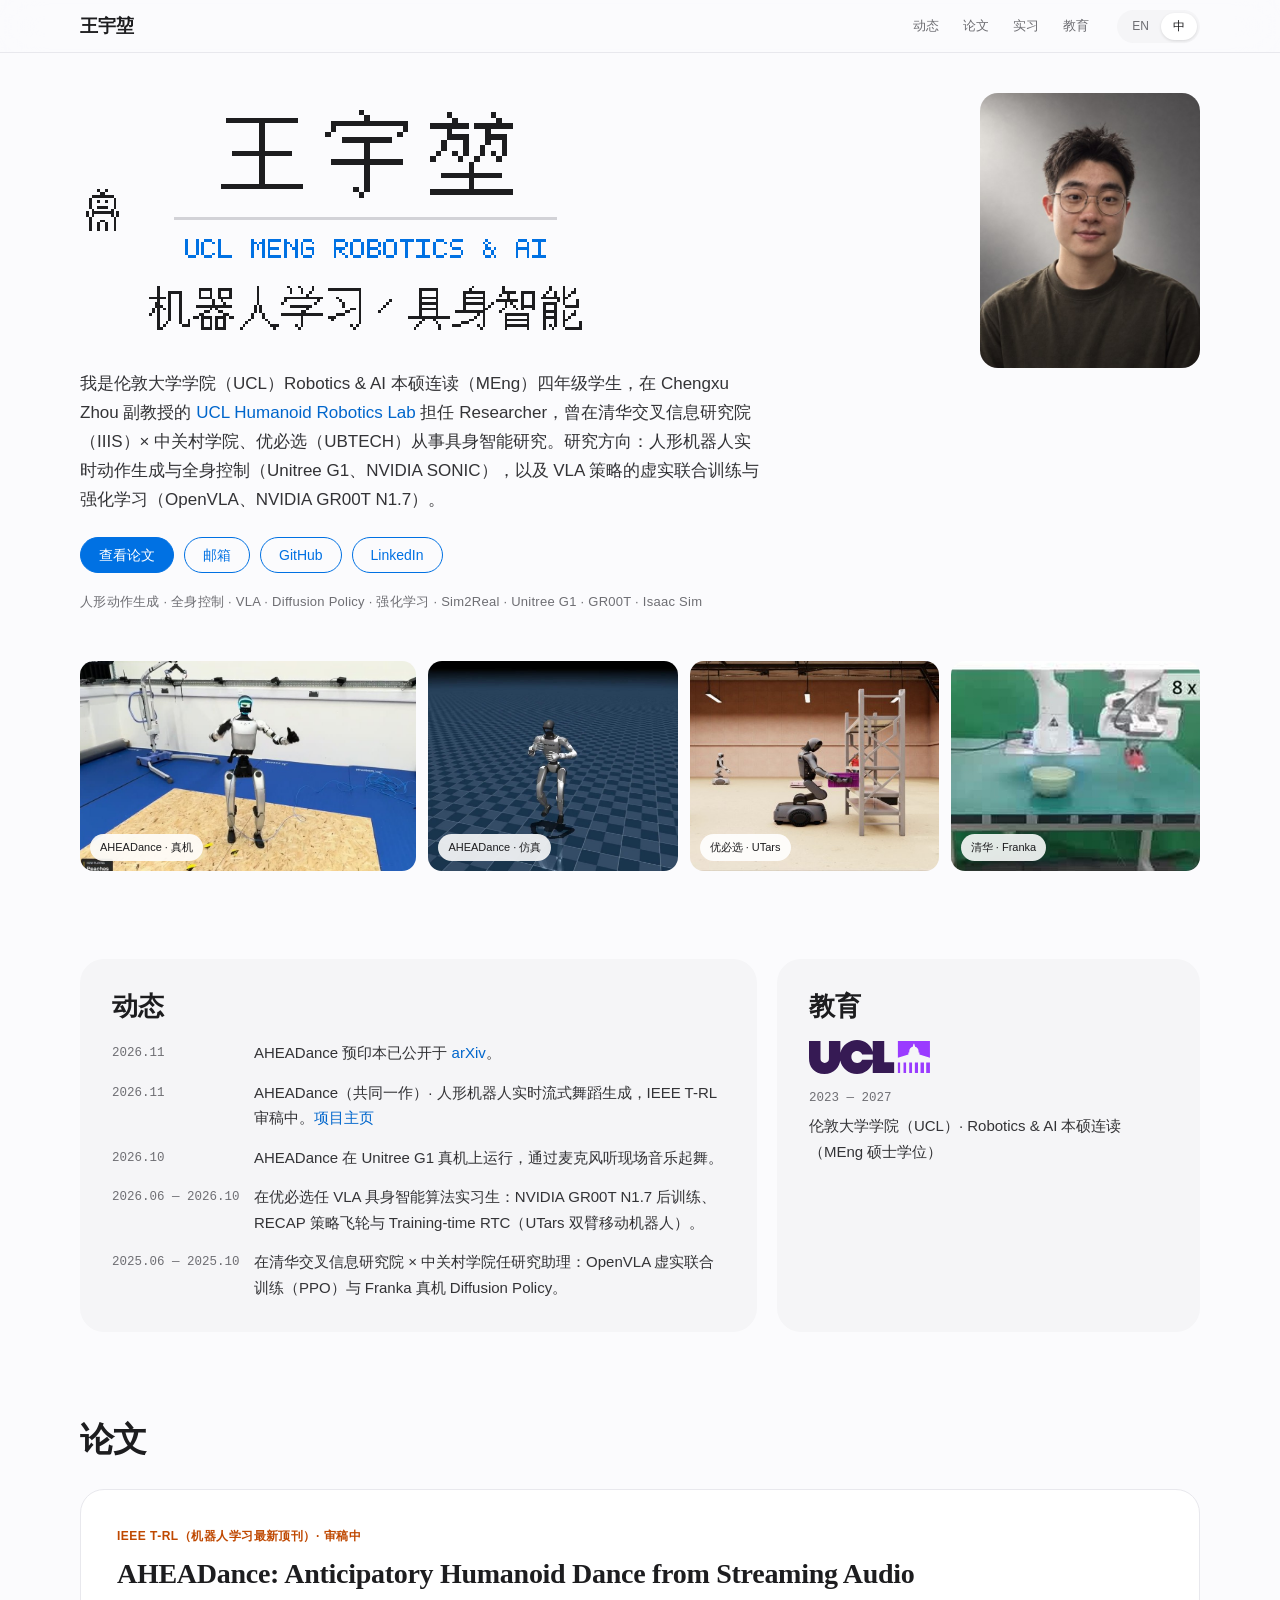
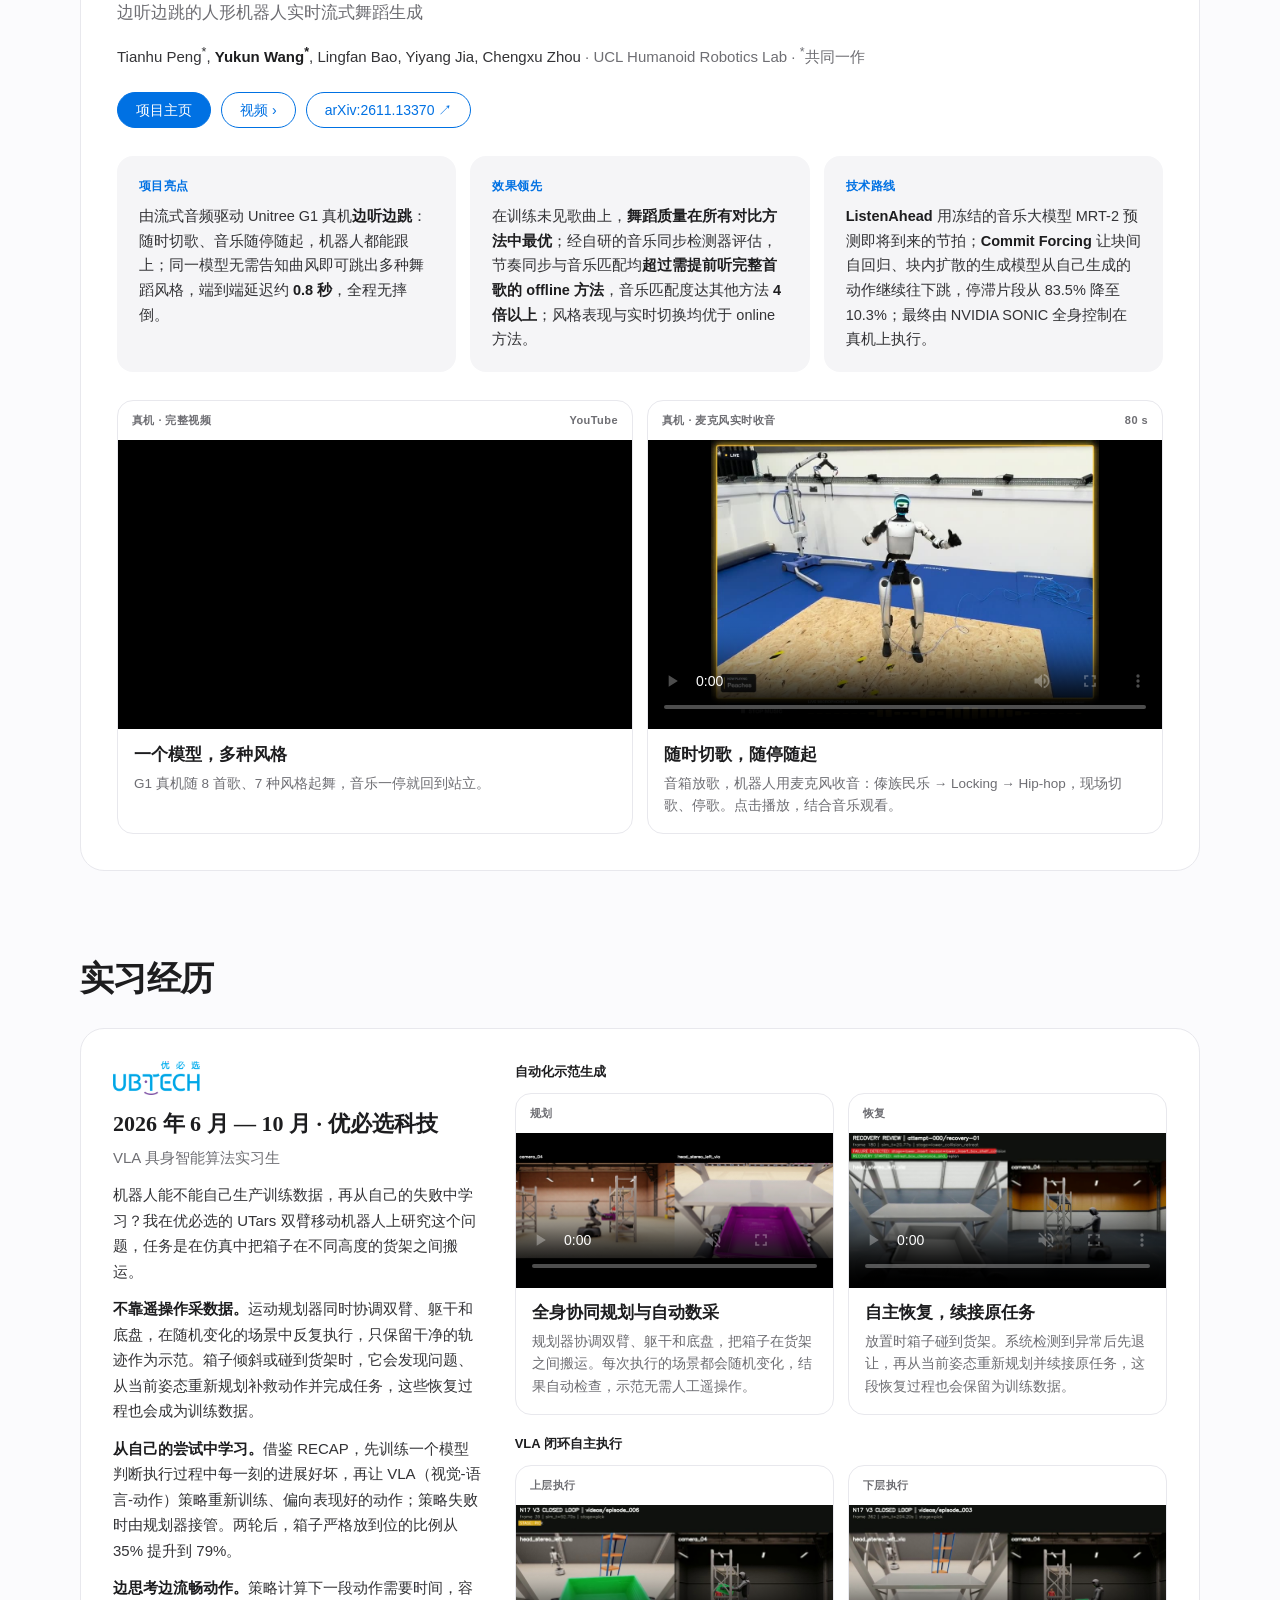
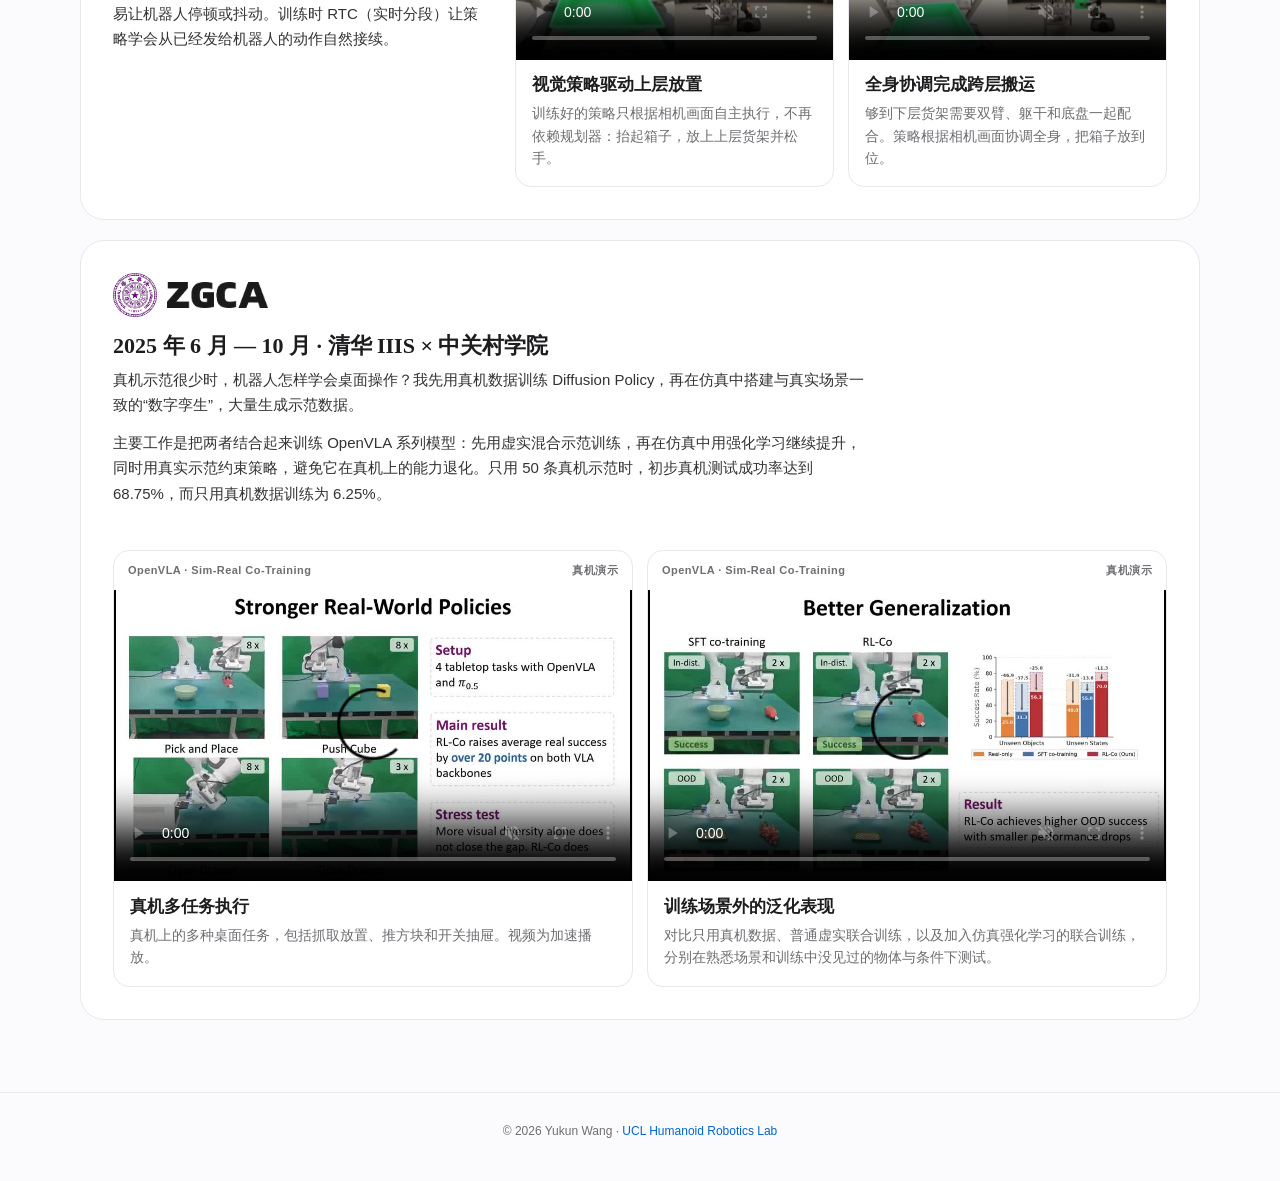
<file: index.html>
<!DOCTYPE html>

<html data-lang="zh" lang="zh-CN">
<head>
<meta charset="utf-8"/>
<meta content="width=device-width, initial-scale=1" name="viewport"/>
<title>Yukun Wang / 王宇堃</title>
<meta content="Yukun Wang — UCL MEng Robotics &amp; AI, Researcher at the UCL Humanoid Robotics Lab; previously Tsinghua IIIS and UBTECH. Humanoid motion generation, whole-body control, VLA, diffusion policies, sim-real co-training and reinforcement learning." name="description"/>
<meta content="Yukun Wang / 王宇堃 — Humanoid Motion Generation &amp; Embodied AI" property="og:title"/>
<meta content="https://lbtwyk.github.io/assets/banner.png" property="og:image"/>
<link href="https://lbtwyk.github.io/" rel="canonical"/>
<link href="assets/icons/robot.png" rel="icon" type="image/png"/>
<link href="styles.css?v=ivory-20261110" rel="stylesheet"/>
</head>
<body>
<header class="nav"><div class="nav-inner">
<a class="wordmark" href="#top"><span class="en">Yukun Wang</span><span class="zh">王宇堃</span></a>
<nav aria-label="Sections"><a href="#news"><span class="en">News</span><span class="zh">动态</span></a><a href="#paper"><span class="en">Paper</span><span class="zh">论文</span></a><a href="#internships"><span class="en">Internships</span><span class="zh">实习</span></a><a href="#education"><span class="en">Education</span><span class="zh">教育</span></a></nav>
<div aria-label="Language" class="lang" role="group"><button aria-pressed="false" data-set-lang="en" type="button">EN</button><button aria-pressed="true" data-set-lang="zh" type="button">中</button></div>
</div></header>
<main class="page" id="top">
<section class="hero" aria-label="Introduction">
<h1 class="sr-only">Yukun Wang / 王宇堃</h1>
<div class="hero-main">
<div class="hero-text">
<img alt="Yukun Wang — UCL MEng Robotics &amp; AI, robot learning / embodied AI" class="nameplate en" src="assets/nameplate-en.png" width="953" height="273"/>
<img alt="王宇堃 — UCL MEng Robotics &amp; AI，机器人学习 / 具身智能" class="nameplate zh" src="assets/nameplate-zh.png" width="943" height="456"/>
<p class="en">I am a fourth-year MEng Robotics &amp; AI student at University College London (UCL) and a Researcher in the <a href="https://ucl-humanoid.github.io/">UCL Humanoid Robotics Lab</a> with Assoc. Prof. Chengxu Zhou, previously at Tsinghua IIIS × Zhongguancun Academy and UBTECH. I work on real-time humanoid motion generation and whole-body control (Unitree G1, NVIDIA SONIC), and on VLA policies trained with sim–real co-training and reinforcement learning (OpenVLA, NVIDIA GR00T N1.7).</p>
<p class="zh">我是伦敦大学学院（UCL）Robotics &amp; AI 本硕连读（MEng）四年级学生，在 Chengxu Zhou 副教授的 <a href="https://ucl-humanoid.github.io/">UCL Humanoid Robotics Lab</a> 担任 Researcher，曾在清华交叉信息研究院（IIIS）× 中关村学院、优必选（UBTECH）从事具身智能研究。研究方向：人形机器人实时动作生成与全身控制（Unitree G1、NVIDIA SONIC），以及 VLA 策略的虚实联合训练与强化学习（OpenVLA、NVIDIA GR00T N1.7）。</p>
<div class="actions"><a class="btn primary" href="#paper"><span class="en">Read the paper</span><span class="zh">查看论文</span></a><a class="btn" href="mailto:lambert.wang.23@ucl.ac.uk"><span class="en">Email</span><span class="zh">邮箱</span></a><a class="btn" href="https://github.com/lbtwyk">GitHub</a><a class="btn" href="https://www.linkedin.com/in/yukun-wang-024120297/">LinkedIn</a></div>
<p class="keywords"><span class="en">Humanoid Motion Generation · Whole-Body Control · VLA · Diffusion Policy · Reinforcement Learning · Sim2Real · Unitree G1 · GR00T · Isaac Sim</span><span class="zh">人形动作生成 · 全身控制 · VLA · Diffusion Policy · 强化学习 · Sim2Real · Unitree G1 · GR00T · Isaac Sim</span></p>
</div>
<img alt="Portrait of Yukun Wang / 王宇堃" class="portrait" height="600" src="assets/portrait.jpg" width="480"/>
</div>
<div class="gallery">
<a class="tile" href="#aheadance"><img alt="AHEADance · real G1 / AHEADance · 真机" src="assets/collage-aheadance-real.jpg" loading="eager"/><span class="tile-cap"><span class="en">AHEADance · real G1</span><span class="zh">AHEADance · 真机</span></span></a>
<a class="tile" href="#aheadance"><img alt="AHEADance · simulation / AHEADance · 仿真" src="assets/collage-aheadance-sim.jpg" loading="eager"/><span class="tile-cap"><span class="en">AHEADance · simulation</span><span class="zh">AHEADance · 仿真</span></span></a>
<a class="tile" href="#ubtech"><img alt="UBTECH · UTars / 优必选 · UTars" src="assets/collage-utars.jpg" loading="eager"/><span class="tile-cap"><span class="en">UBTECH · UTars</span><span class="zh">优必选 · UTars</span></span></a>
<a class="tile" href="#tsinghua"><img alt="Tsinghua · Franka / 清华 · Franka" src="assets/collage-franka.jpg" loading="eager"/><span class="tile-cap"><span class="en">Tsinghua · Franka</span><span class="zh">清华 · Franka</span></span></a>
</div>
</section>
<div class="duo">
<section aria-labelledby="news-title" id="news">
<h2 id="news-title"><span class="en">News</span><span class="zh">动态</span></h2>
<ul class="news">
<li><p class="when">2026.11</p><p class="en">Our AHEADance preprint is now available on <a href="https://arxiv.org/abs/2611.13370">arXiv</a>.</p><p class="zh">AHEADance 预印本已公开于 <a href="https://arxiv.org/abs/2611.13370">arXiv</a>。</p></li>
<li><p class="when">2026.11</p><p class="en">AHEADance (co-first author), real-time streaming humanoid dance, is under review at IEEE T-RL. <a href="https://ihcr.github.io/AHEADance/">Project page</a></p><p class="zh">AHEADance（共同一作）· 人形机器人实时流式舞蹈生成，IEEE T-RL 审稿中。<a href="https://ihcr.github.io/AHEADance/">项目主页</a></p></li>
<li><p class="when">2026.10</p><p class="en">AHEADance dances on a physical Unitree G1 to live music heard through a microphone.</p><p class="zh">AHEADance 在 Unitree G1 真机上运行，通过麦克风听现场音乐起舞。</p></li>
<li><p class="when">2026.06 — 2026.10</p><p class="en">VLA / embodied AI intern at UBTECH: NVIDIA GR00T N1.7 post-training, a RECAP policy flywheel and training-time RTC on the UTars robot.</p><p class="zh">在优必选任 VLA 具身智能算法实习生：NVIDIA GR00T N1.7 后训练、RECAP 策略飞轮与 Training-time RTC（UTars 双臂移动机器人）。</p></li>
<li><p class="when">2025.06 — 2025.10</p><p class="en">Research assistant at Tsinghua IIIS × Zhongguancun Academy: OpenVLA sim–real co-training with PPO, and Diffusion Policy on a real Franka arm.</p><p class="zh">在清华交叉信息研究院 × 中关村学院任研究助理：OpenVLA 虚实联合训练（PPO）与 Franka 真机 Diffusion Policy。</p></li>
</ul>
</section>
<section aria-labelledby="education-title" id="education">
<h2 id="education-title"><span class="en">Education</span><span class="zh">教育</span></h2>
<div class="org-logos"><span class="org-chip"><img alt="UCL" height="391" src="assets/logos/ucl.svg" width="1394"/></span></div>
<p class="edu-line"><span class="when">2023 — 2027</span> <span class="en">University College London · MEng (integrated master's) Robotics &amp; AI</span><span class="zh">伦敦大学学院（UCL）· Robotics &amp; AI 本硕连读（MEng 硕士学位）</span></p>
</section>
</div>
<section aria-labelledby="paper-title" id="paper">
<h2 id="paper-title"><span class="en">Paper</span><span class="zh">论文</span></h2>
<span aria-hidden="true" id="foredance"></span><span aria-hidden="true" id="projects"></span>
<article class="feature-v2" id="aheadance">
<header class="feature-head">
<p class="eyebrow"><span class="en">IEEE Transactions on Robot Learning · Under review</span><span class="zh">IEEE T-RL（机器人学习最新顶刊）· 审稿中</span></p>
<h3 class="paper-title">AHEADance: Anticipatory Humanoid Dance from Streaming Audio</h3>
<p class="paper-tagline"><span class="en">Real-time streaming humanoid dance: a robot that dances as it listens.</span><span class="zh">边听边跳的人形机器人实时流式舞蹈生成</span></p>
<p class="authors">Tianhu Peng<sup>*</sup>, <strong>Yukun Wang<sup>*</sup></strong>, Lingfan Bao, Yiyang Jia, Chengxu Zhou <span class="affil">· UCL Humanoid Robotics Lab · <span class="en"><sup>*</sup>co-first authors</span><span class="zh"><sup>*</sup>共同一作</span></span></p>
<div class="actions"><a class="btn primary" href="https://ihcr.github.io/AHEADance/"><span class="en">Project page</span><span class="zh">项目主页</span></a><a class="btn" href="https://youtu.be/WqwX6balBUI"><span class="en">Video</span><span class="zh">视频</span> ›</a><a class="btn" href="https://arxiv.org/abs/2611.13370">arXiv:2611.13370 ↗</a></div>
</header>
<div class="feature-points">
<div class="point"><p class="point-label"><span class="en">HIGHLIGHTS</span><span class="zh">项目亮点</span></p><p class="en">A Unitree G1 that <strong>dances as it listens</strong> to streaming audio. Switch songs at any time, stop and restart the music, and it follows. One model dances many styles without being told the style, about <strong>0.8 s</strong> behind the music, with no falls.</p><p class="zh">由流式音频驱动 Unitree G1 真机<strong>边听边跳</strong>：随时切歌、音乐随停随起，机器人都能跟上；同一模型无需告知曲风即可跳出多种舞蹈风格，端到端延迟约 <strong>0.8 秒</strong>，全程无摔倒。</p></div>
<div class="point"><p class="point-label"><span class="en">RESULTS</span><span class="zh">效果领先</span></p><p class="en">On songs it never trained on, its <strong>dance quality is the best</strong> of all compared generators. Measured with our own music-sync detector, its timing and music matching <strong>beat offline methods</strong> that hear the whole song in advance, with music matching over <strong>4×</strong> theirs. Its style and real-time switching beat online methods.</p><p class="zh">在训练未见歌曲上，<strong>舞蹈质量在所有对比方法中最优</strong>；经自研的音乐同步检测器评估，节奏同步与音乐匹配均<strong>超过需提前听完整首歌的 offline 方法</strong>，音乐匹配度达其他方法 <strong>4 倍以上</strong>；风格表现与实时切换均优于 online 方法。</p></div>
<div class="point"><p class="point-label"><span class="en">HOW IT WORKS</span><span class="zh">技术路线</span></p><p class="en"><strong>ListenAhead</strong> uses a frozen music model (MRT-2) to forecast the coming beats. <strong>Commit Forcing</strong> trains the chunk-wise autoregressive diffusion model to continue from its own output, cutting stalled motion from 83.5% to 10.3%. NVIDIA SONIC whole-body control runs it on the robot.</p><p class="zh"><strong>ListenAhead</strong> 用冻结的音乐大模型 MRT-2 预测即将到来的节拍；<strong>Commit Forcing</strong> 让块间自回归、块内扩散的生成模型从自己生成的动作继续往下跳，停滞片段从 83.5% 降至 10.3%；最终由 NVIDIA SONIC 全身控制在真机上执行。</p></div>
</div>
<div class="demo-grid feature-demos">
<article class="demo-card">
<div class="card-top"><span class="en">REAL ROBOT · FULL VIDEO</span><span class="zh">真机 · 完整视频</span><span>YouTube</span></div>
<div class="film"><iframe src="https://www.youtube-nocookie.com/embed/WqwX6balBUI" title="AHEADance: Anticipatory Humanoid Dance from Streaming Audio" loading="lazy" allow="encrypted-media; picture-in-picture; fullscreen" referrerpolicy="strict-origin-when-cross-origin"></iframe></div>
<div class="card-copy"><h4><span class="en">Many styles, one model</span><span class="zh">一个模型，多种风格</span></h4><p class="en">The real G1 dances to eight songs in seven styles, and returns to standing whenever the music stops.</p><p class="zh">G1 真机随 8 首歌、7 种风格起舞，音乐一停就回到站立。</p></div>
</article>
<article class="demo-card">
<div class="card-top"><span class="en">REAL ROBOT · LIVE MICROPHONE</span><span class="zh">真机 · 麦克风实时收音</span><span>80 s</span></div>
<div class="film"><video controls playsinline preload="metadata" data-manual-play poster="assets/posters/aheadance-real-song-switch.jpg" width="960" height="716" aria-label="AHEADance on a real Unitree G1, switching and stopping music through a microphone / AHEADance 真机麦克风实时切歌与停歌"><source src="assets/videos/aheadance-real-song-switch.mp4" type="video/mp4"></video></div>
<div class="card-copy"><h4><span class="en">Switch tracks, stop the music</span><span class="zh">随时切歌，随停随起</span></h4><p class="en">A loudspeaker plays the music and the robot hears it through a microphone: Dai folk, Locking, then Hip-hop, switched and stopped live. Play with sound.</p><p class="zh">音箱放歌，机器人用麦克风收音：傣族民乐 → Locking → Hip-hop，现场切歌、停歌。点击播放，结合音乐观看。</p></div>
</article>
</div>
</article>
</section>
<section aria-labelledby="internships-title" id="internships">
<h2 id="internships-title"><span class="en">Internships</span><span class="zh">实习经历</span></h2>
<article class="internship split" id="ubtech">
<div class="split-text" id="work">
<div class="org-logos"><span class="org-chip wide"><img alt="UBTECH 优必选" height="96" src="assets/logos/ubtech.png" width="246"/></span></div>
<h3 class="entry-title"><span class="en">Jun — Oct 2026 · UBTECH</span><span class="zh">2026 年 6 月 — 10 月 · 优必选科技</span></h3>
<p class="en">VLA / Embodied AI Algorithm Intern</p>
<p class="zh">VLA 具身智能算法实习生</p>
<p class="en">Can a robot produce its own training data and then learn from its own mistakes? I worked on this with UTars, UBTECH's dual-arm mobile robot, on a task of moving boxes between shelves of different heights in simulation.</p>
<p class="en"><strong>Data without teleoperation.</strong> A motion planner moves both arms, the torso and the base together, runs in randomly varied scenes, and keeps only clean runs as demonstrations. If the box tilts or hits the shelf, it notices, plans a fix from where the robot is, and finishes the task; these recoveries become training data too.</p>
<p class="en"><strong>Learning from its own attempts.</strong> Following RECAP, a separate model learns to judge whether each moment of a run is going well, and the vision-language-action (VLA) policy is retrained to favour the good moments, with the planner taking over when it fails. After two rounds, runs ending with the box placed exactly right rose from 35% to 79%.</p>
<p class="en"><strong>Moving smoothly while thinking.</strong> The policy needs time to compute its next actions, which can make the robot pause or jerk. With training-time real-time chunking, it learns to continue smoothly from the actions already sent to the robot.</p>
<p class="zh">机器人能不能自己生产训练数据，再从自己的失败中学习？我在优必选的 UTars 双臂移动机器人上研究这个问题，任务是在仿真中把箱子在不同高度的货架之间搬运。</p>
<p class="zh"><strong>不靠遥操作采数据。</strong>运动规划器同时协调双臂、躯干和底盘，在随机变化的场景中反复执行，只保留干净的轨迹作为示范。箱子倾斜或碰到货架时，它会发现问题、从当前姿态重新规划补救动作并完成任务，这些恢复过程也会成为训练数据。</p>
<p class="zh"><strong>从自己的尝试中学习。</strong>借鉴 RECAP，先训练一个模型判断执行过程中每一刻的进展好坏，再让 VLA（视觉-语言-动作）策略重新训练、偏向表现好的动作；策略失败时由规划器接管。两轮后，箱子严格放到位的比例从 35% 提升到 79%。</p>
<p class="zh"><strong>边思考边流畅动作。</strong>策略计算下一段动作需要时间，容易让机器人停顿或抖动。训练时 RTC（实时分段）让策略学会从已经发给机器人的动作自然接续。</p>
<figure class="utars"><img alt="UTars dual-arm mobile robot / UTars 双臂移动机器人" height="360" loading="lazy" src="assets/logos/utars.png" width="174"/><figcaption><span class="en">UTars dual-arm mobile robot</span><span class="zh">UTars 双臂移动机器人</span></figcaption></figure>
</div>
<div class="split-media">
<div id="demos"></div>
<section aria-labelledby="collection-title" class="demo-group" id="collection">
<h3 id="collection-title"><span class="en">Automated Demonstration Generation</span><span class="zh">自动化示范生成</span></h3>
<div class="demo-grid">
<article class="demo-card" id="planning">
<div class="card-top"><span><span class="en">PLAN</span><span class="zh">规划</span></span></div>
<div class="film"><video aria-label="Automated demonstration generation, simulation / 自动规划数采，仿真" controls="" height="480" loop="" muted="" playsinline="" poster="assets/posters/planning.jpg" preload="none" width="1280"><source src="assets/videos/planning.mp4" type="video/mp4"/></video></div>
<div class="card-copy"><h4><span class="en">Coordinated planning at scale</span><span class="zh">全身协同规划与自动数采</span></h4><p class="en">The planner carries the box between shelves by moving both arms, the torso and the base together. Scenes vary on every run and each result is checked automatically, so demonstrations need no human teleoperation.</p><p class="zh">规划器协调双臂、躯干和底盘，把箱子在货架之间搬运。每次执行的场景都会随机变化，结果自动检查，示范无需人工遥操作。</p></div>
</article>
<article class="demo-card" id="recovery">
<div class="card-top"><span><span class="en">RECOVER</span><span class="zh">恢复</span></span></div>
<div class="film"><video aria-label="Autonomous recovery during demonstration collection, simulation / 数采过程自主纠错，仿真" controls="" height="624" loop="" muted="" playsinline="" poster="assets/posters/recovery.jpg?v=task-cut-2" preload="none" width="1280"><source src="assets/videos/recovery.mp4?v=task-cut-2" type="video/mp4"/></video></div>
<div class="card-copy"><h4><span class="en">Recover and resume the task</span><span class="zh">自主恢复，续接原任务</span></h4><p class="en">The box touches the shelf while being placed. The system detects it, backs off, replans from the current pose and resumes the original task; the recovery is kept as training data.</p><p class="zh">放置时箱子碰到货架。系统检测到异常后先退让，再从当前姿态重新规划并续接原任务，这段恢复过程也会保留为训练数据。</p></div>
</article>
</div>
</section>
<section aria-labelledby="inference-title" class="demo-group" id="inference">
<h3 id="inference-title"><span class="en">Closed-Loop VLA Execution</span><span class="zh">VLA 闭环自主执行</span></h3>
<div class="demo-grid">
<article class="demo-card" id="upper">
<div class="card-top"><span><span class="en">UPPER SHELF</span><span class="zh">上层执行</span></span></div>
<div class="film"><video aria-label="Upper-shelf learned policy demonstration, simulation / 上层模型自主执行，仿真" controls="" height="624" loop="" muted="" playsinline="" poster="assets/posters/upper.jpg?v=latest-upper-0604" preload="none" width="1280"><source src="assets/videos/upper.mp4?v=latest-upper-0604" type="video/mp4"/></video></div>
<div class="card-copy"><h4><span class="en">Visual policy for upper-shelf placement</span><span class="zh">视觉策略驱动上层放置</span></h4><p class="en">The trained policy runs on its own from camera images, with no planner: it lifts the box, places it on the upper shelf and lets go.</p><p class="zh">训练好的策略只根据相机画面自主执行，不再依赖规划器：抬起箱子，放上上层货架并松手。</p></div>
</article>
<article class="demo-card" id="lower">
<div class="card-top"><span><span class="en">LOWER SHELF</span><span class="zh">下层执行</span></span></div>
<div class="film"><video aria-label="Lower-shelf learned policy demonstration, simulation / 下层模型自主执行，仿真" controls="" height="624" loop="" muted="" playsinline="" poster="assets/posters/lower.jpg?v=task-cut-2" preload="none" width="1280"><source src="assets/videos/lower.mp4?v=task-cut-2" type="video/mp4"/></video></div>
<div class="card-copy"><h4><span class="en">Whole-body coordination across shelf levels</span><span class="zh">全身协调完成跨层搬运</span></h4><p class="en">Reaching the lower shelf needs the arms, torso and base to move together. The policy coordinates all of them from camera images and sets the box down in place.</p><p class="zh">够到下层货架需要双臂、躯干和底盘一起配合。策略根据相机画面协调全身，把箱子放到位。</p></div>
</article>
</div>
</section>
</div>
</article>
<article class="internship split" id="tsinghua">
<div class="split-text">
<div class="org-logos"><span class="org-chip square"><img alt="Tsinghua University 清华大学" height="160" src="assets/logos/tsinghua.png" width="160"/></span><span class="org-chip zgca"><img alt="Beijing Zhongguancun Academy 北京中关村学院" height="72" src="assets/logos/zgca.png" width="279"/></span></div>
<h3 class="entry-title"><span class="en">Jun — Oct 2025 · Tsinghua IIIS × Zhongguancun Academy</span><span class="zh">2025 年 6 月 — 10 月 · 清华 IIIS × 中关村学院</span></h3>
<p class="en">How can a robot learn tabletop manipulation when real demonstrations are scarce? I first trained Diffusion Policy on real-robot data, then built a simulated copy of the real workspace (a digital twin) to produce demonstrations at scale.</p>
<p class="en">The main work combined the two for OpenVLA-family models: train on mixed real and simulated demonstrations, then keep improving in simulation with reinforcement learning, while the real demonstrations keep the policy close to what works on the real robot. With only 50 real demonstrations, early real-robot tests reached 68.75% success, versus 6.25% when training on real data alone.</p>
<p class="zh">真机示范很少时，机器人怎样学会桌面操作？我先用真机数据训练 Diffusion Policy，再在仿真中搭建与真实场景一致的“数字孪生”，大量生成示范数据。</p>
<p class="zh">主要工作是把两者结合起来训练 OpenVLA 系列模型：先用虚实混合示范训练，再在仿真中用强化学习继续提升，同时用真实示范约束策略，避免它在真机上的能力退化。只用 50 条真机示范时，初步真机测试成功率达到 68.75%，而只用真机数据训练为 6.25%。</p>
</div>
<div class="split-media">
<div class="demo-grid tsinghua-demos">
<article class="demo-card"><div class="card-top"><span>OpenVLA · Sim-Real Co-Training</span><span class="en">Real robot</span><span class="zh">真机演示</span></div><div class="film"><video aria-label="Real-robot manipulation / 真机多任务执行" controls="" height="544" loop="" muted="" playsinline="" poster="assets/posters/tsinghua-tasks.jpg" preload="none" width="960"><source src="assets/videos/tsinghua-tasks.mp4" type="video/mp4"/></video></div><div class="card-copy"><h4><span class="en">Real-robot manipulation</span><span class="zh">真机多任务执行</span></h4><p class="en">Several tabletop tasks on the real robot, including picking and placing, pushing a cube and opening and closing drawers. Clips are sped up.</p><p class="zh">真机上的多种桌面任务，包括抓取放置、推方块和开关抽屉。视频为加速播放。</p></div></article>
<article class="demo-card"><div class="card-top"><span>OpenVLA · Sim-Real Co-Training</span><span class="en">Real robot</span><span class="zh">真机演示</span></div><div class="film"><video aria-label="Generalization comparison / 泛化能力对比" controls="" height="544" loop="" muted="" playsinline="" poster="assets/posters/tsinghua-generalization.jpg" preload="none" width="960"><source src="assets/videos/tsinghua-generalization.mp4" type="video/mp4"/></video></div><div class="card-copy"><h4><span class="en">Generalization beyond training conditions</span><span class="zh">训练场景外的泛化表现</span></h4><p class="en">Compares training on real data only, ordinary sim-real co-training, and co-training with reinforcement learning in simulation, on familiar setups and on objects and conditions not seen in training.</p><p class="zh">对比只用真机数据、普通虚实联合训练，以及加入仿真强化学习的联合训练，分别在熟悉场景和训练中没见过的物体与条件下测试。</p></div></article>
</div>
</div>
</article>
</section>
</main>
<footer class="foot">© 2026 Yukun Wang · <a href="https://ucl-humanoid.github.io/">UCL Humanoid Robotics Lab</a></footer>
<script src="script.js?v=zh-default-20261110"></script>
<script src="analytics.js?v=20261019"></script>
</body>
</html>
</file>
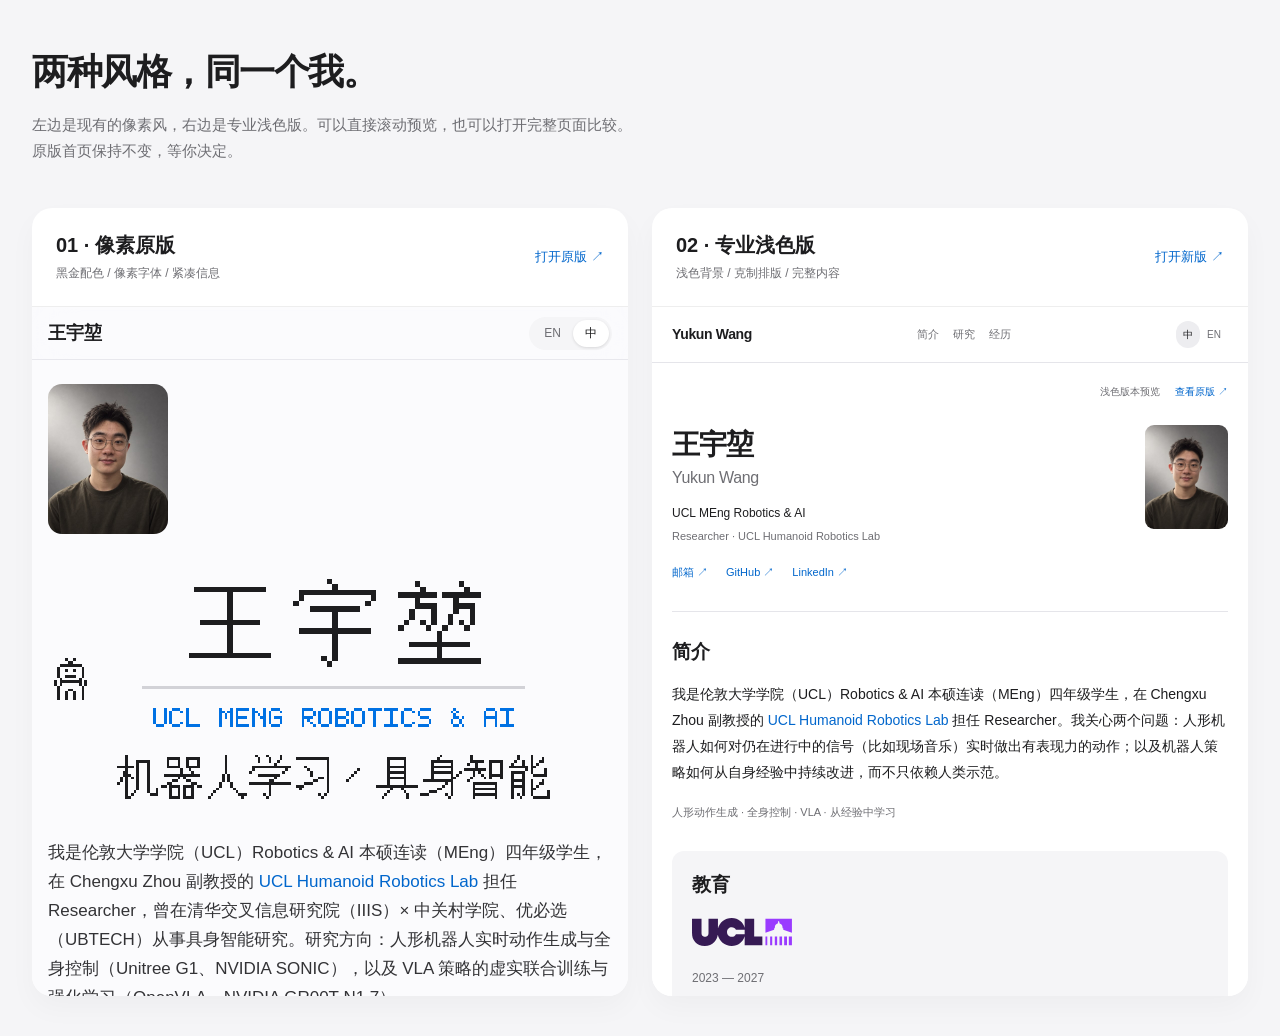
<file: compare/index.html>
<!DOCTYPE html><html lang="zh-CN"><head><meta charset="utf-8"><meta name="viewport" content="width=device-width,initial-scale=1"><meta name="robots" content="noindex"><title>两个版本 · Yukun Wang</title><style>
*{box-sizing:border-box}body{margin:0;background:#f5f5f7;color:#1d1d1f;font-family:-apple-system,BlinkMacSystemFont,"PingFang SC",sans-serif}header{max-width:1500px;margin:auto;padding:48px 32px 30px}h1{font-size:36px;letter-spacing:-.04em;margin:0 0 12px}p{color:#6e6e73;font-size:15px;line-height:1.7}main{max-width:1500px;margin:auto;padding:0 32px 40px;display:grid;grid-template-columns:1fr 1fr;gap:24px}article{min-width:0;border-radius:20px;overflow:hidden;background:white;box-shadow:0 12px 28px #00000008}.label{padding:24px;display:flex;justify-content:space-between;gap:18px;align-items:center}.label strong{display:block;font-size:20px}.label span{display:block;color:#6e6e73;font-size:12px;margin-top:6px}a{color:#06c;text-decoration:none;font-size:13px;white-space:nowrap}a:focus-visible{outline:3px solid #06c}iframe{display:block;width:100%;height:690px;border:0;border-top:1px solid #eee}@media(max-width:750px){header{padding:32px 20px 20px}h1{font-size:29px}main{grid-template-columns:1fr;padding:0 20px 32px}iframe{height:540px}.label{padding:20px}}
</style></head><body><header><h1>两种风格，同一个我。</h1><p>左边是现有的像素风，右边是专业浅色版。可以直接滚动预览，也可以打开完整页面比较。<br>原版首页保持不变，等你决定。</p></header><main><article><div class="label"><div><strong>01 · 像素原版</strong><span>黑金配色 / 像素字体 / 紧凑信息</span></div><a href="../?lang=zh" target="_blank" rel="noopener">打开原版 ↗</a></div><iframe src="../?lang=zh" title="像素风原版预览" loading="lazy"></iframe></article><article><div class="label"><div><strong>02 · 专业浅色版</strong><span>浅色背景 / 克制排版 / 完整内容</span></div><a href="../explore/?lang=zh" target="_blank" rel="noopener">打开新版 ↗</a></div><iframe src="../explore/?lang=zh" title="专业浅色版预览" loading="lazy"></iframe></article></main></body></html>
</file>
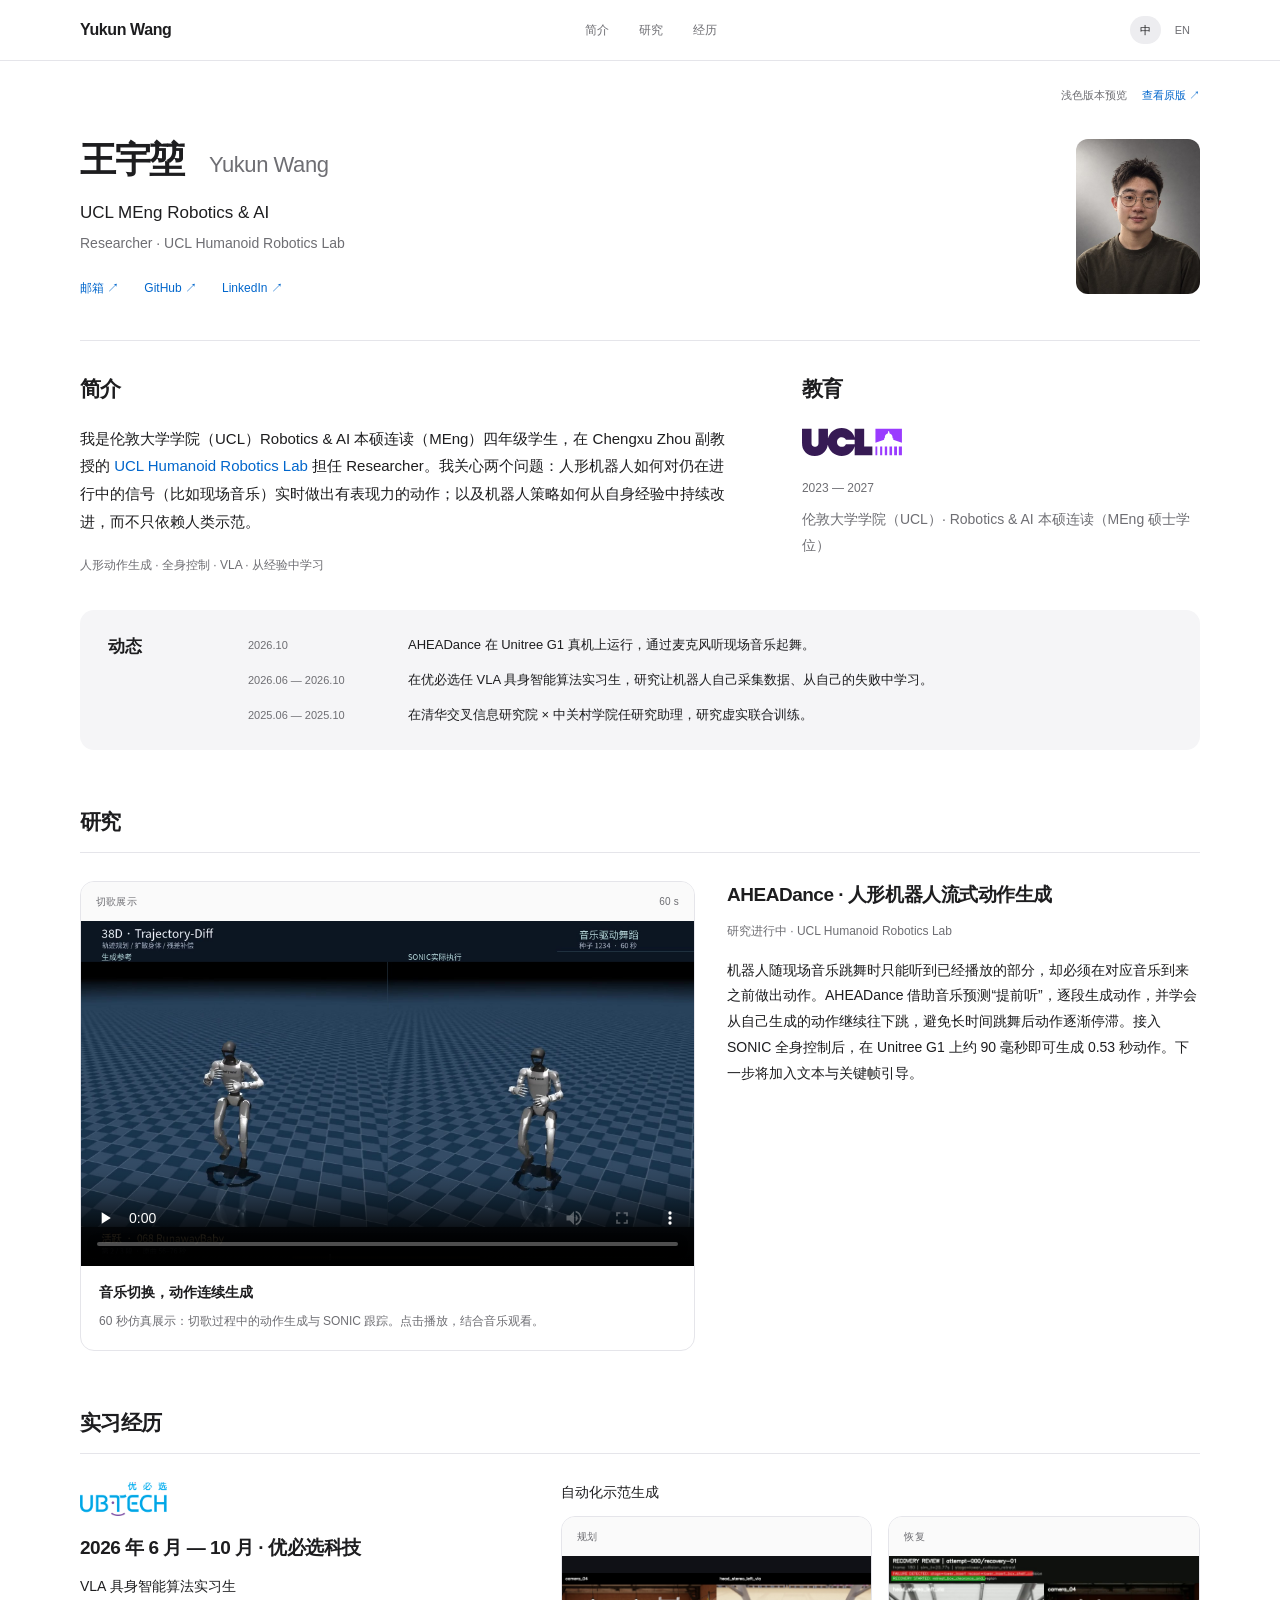
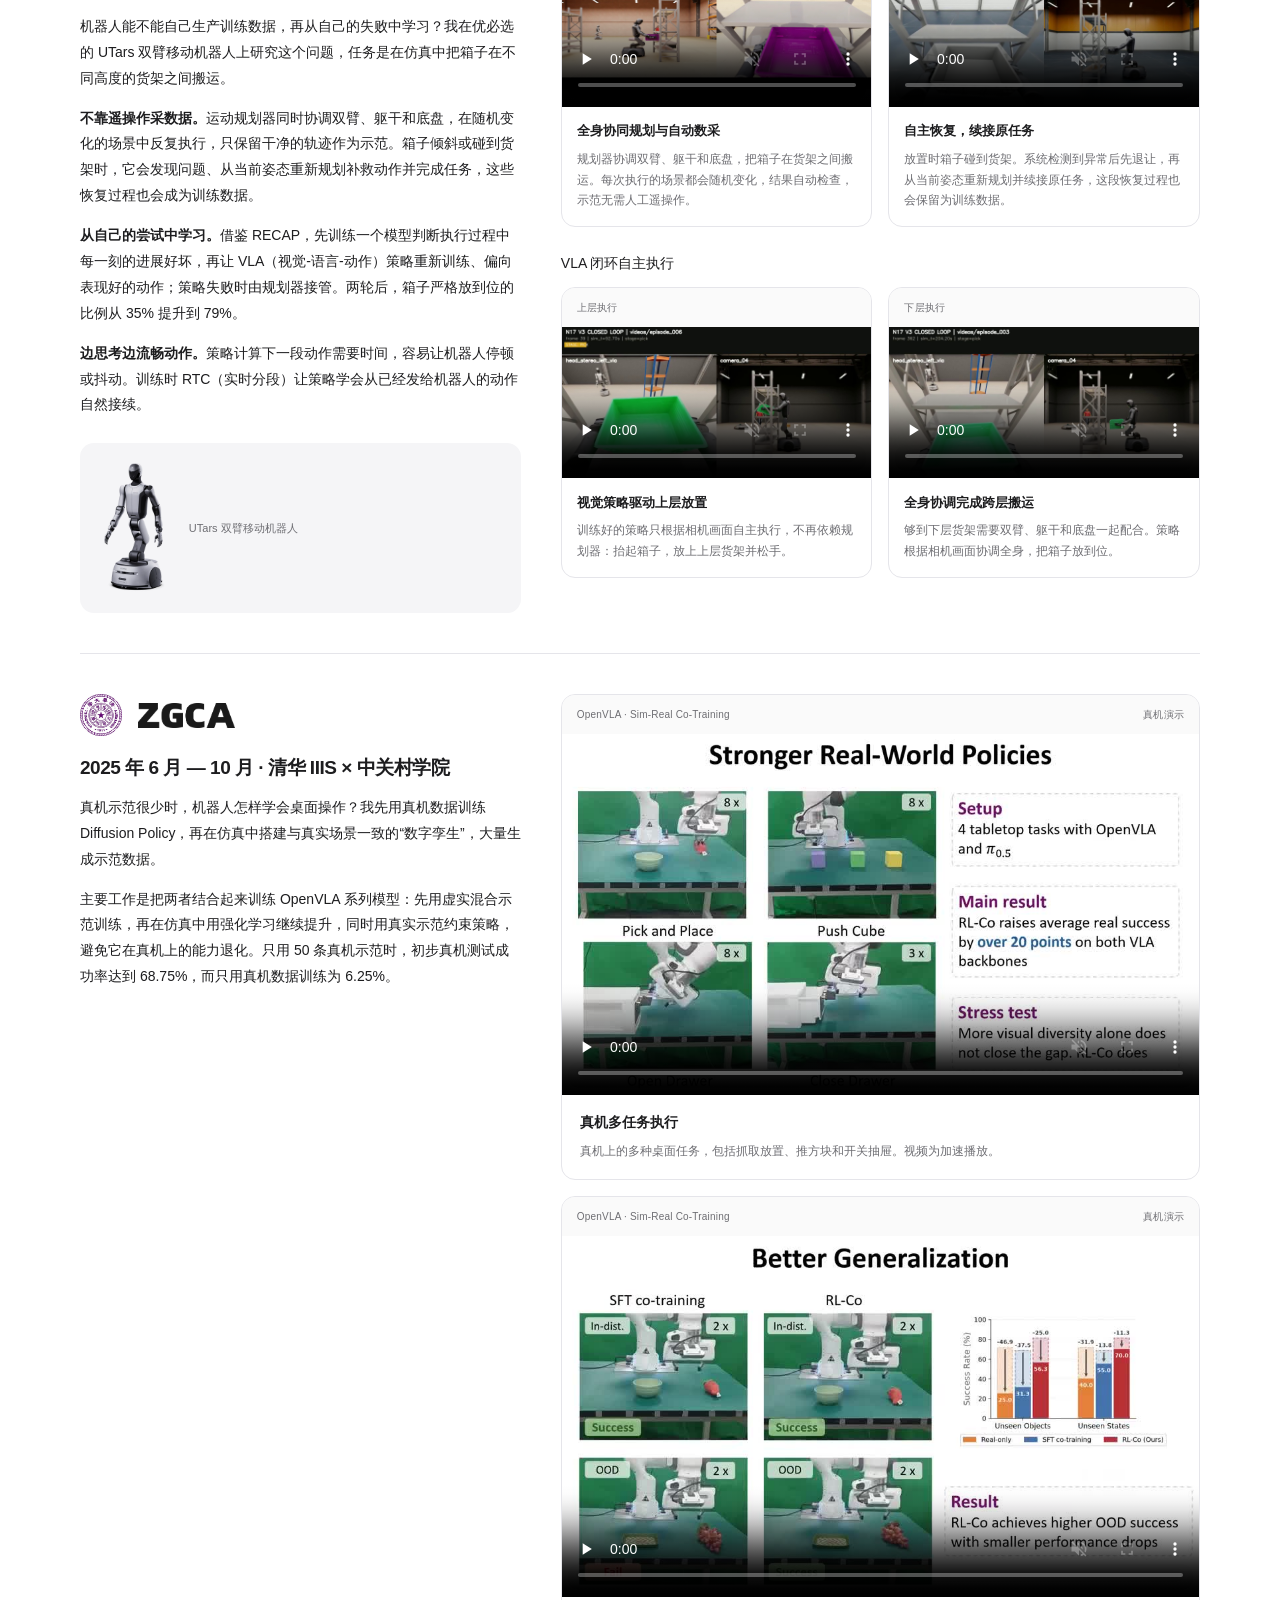
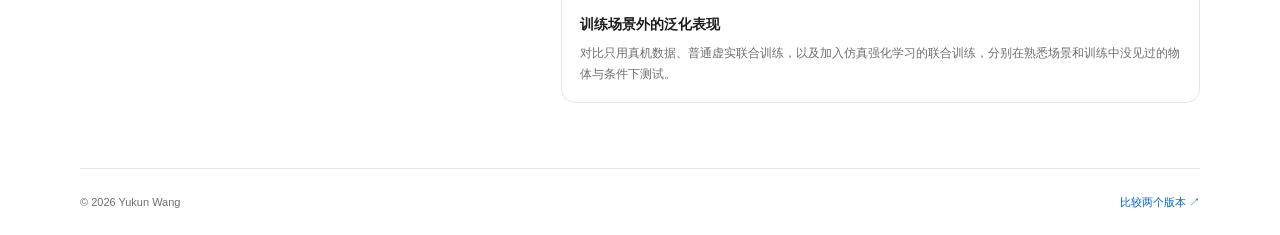
<file: explore/index.html>
<!DOCTYPE html>

<html data-lang="zh" lang="zh-CN"><head><meta charset="utf-8"/><meta content="width=device-width,initial-scale=1" name="viewport"/><meta content="noindex" name="robots"/><title>王宇堃 · Yukun Wang — Robotics &amp; AI</title><meta content="Yukun Wang — UCL Robotics &amp; AI, humanoid motion generation, whole-body control, and robot learning." name="description"/><link href="../assets/icons/robot.png" rel="icon"/><link href="style.css" rel="stylesheet"/><script defer="" src="app.js"></script></head><body>
<a class="skip" href="#main"><span class="zh">跳到正文</span><span class="en">Skip to content</span></a><header class="nav"><div class="nav-inner"><a class="wordmark" href="#top">Yukun Wang</a><nav aria-label="Main navigation"><a href="#about"><span class="zh">简介</span><span class="en">About</span></a><a href="#projects"><span class="zh">研究</span><span class="en">Research</span></a><a href="#internships"><span class="zh">经历</span><span class="en">Experience</span></a></nav><div aria-label="Language" class="language" role="group"><button aria-pressed="true" data-lang="zh">中</button><button aria-pressed="false" data-lang="en">EN</button></div></div></header>
<main class="page" id="main"><div class="version-note"><span><span class="zh">浅色版本预览</span><span class="en">Light design preview</span></span><a data-original="" href="../?lang=zh"><span class="zh">查看原版</span><span class="en">View original</span> ↗</a></div>
<section class="identity" id="top"><div><h1><span class="zh">王宇堃 <span class="roman-name">Yukun Wang</span></span><span class="en">Yukun Wang <span class="roman-name">王宇堃</span></span></h1><p class="identity-role">UCL MEng Robotics &amp; AI</p><p class="identity-lab">Researcher · UCL Humanoid Robotics Lab</p><div class="socials"><a href="mailto:lambert.wang.23@ucl.ac.uk"><span class="zh">邮箱</span><span class="en">Email</span> ↗</a><a href="https://github.com/lbtwyk">GitHub ↗</a><a href="https://www.linkedin.com/in/yukun-wang-024120297/">LinkedIn ↗</a></div></div><img alt="王宇堃 / Yukun Wang" class="portrait" height="600" src="../assets/portrait.jpg" width="480"/></section>
<div class="overview"><div><section id="about">
<h2><span class="en">About</span><span class="zh">简介</span></h2>
<p class="en">I am a fourth-year student in UCL's integrated master's programme (MEng) in Robotics &amp; AI, and a Researcher in the <a href="https://ucl-humanoid.github.io/">UCL Humanoid Robotics Lab</a> with Assoc. Prof. Chengxu Zhou. I am interested in two questions: how a humanoid can move expressively and in real time to signals it is still receiving, such as live music; and how robot policies can keep improving from their own experience rather than only from human demonstrations.</p>
<p class="zh">我是伦敦大学学院（UCL）Robotics &amp; AI 本硕连读（MEng）四年级学生，在 Chengxu Zhou 副教授的 <a href="https://ucl-humanoid.github.io/">UCL Humanoid Robotics Lab</a> 担任 Researcher。我关心两个问题：人形机器人如何对仍在进行中的信号（比如现场音乐）实时做出有表现力的动作；以及机器人策略如何从自身经验中持续改进，而不只依赖人类示范。</p>
<p class="keywords"><span class="en">Humanoid Motion Generation · Whole-Body Control · VLA · Learning from Experience</span><span class="zh">人形动作生成 · 全身控制 · VLA · 从经验中学习</span></p>
</section></div><aside><section aria-labelledby="education-title" id="education">
<h2 id="education-title"><span class="en">Education</span><span class="zh">教育</span></h2>
<div class="org-logos"><span class="org-chip"><img alt="UCL" height="391" src="../assets/logos/ucl.svg" width="1394"/></span></div>
<p class="edu-line"><span class="when">2023 — 2027</span> <span class="en">University College London · MEng (integrated master's) Robotics &amp; AI</span><span class="zh">伦敦大学学院（UCL）· Robotics &amp; AI 本硕连读（MEng 硕士学位）</span></p>
</section></aside></div><section aria-labelledby="news-title" id="news">
<h2 id="news-title"><span class="en">News</span><span class="zh">动态</span></h2>
<ul class="news">
<li><p class="when">2026.10</p><p class="en">AHEADance dances on a physical Unitree G1 to live music heard through a microphone.</p><p class="zh">AHEADance 在 Unitree G1 真机上运行，通过麦克风听现场音乐起舞。</p></li>
<li><p class="when">2026.06 — 2026.10</p><p class="en">VLA / embodied AI intern at UBTECH, working on robots that collect their own data and learn from their own mistakes.</p><p class="zh">在优必选任 VLA 具身智能算法实习生，研究让机器人自己采集数据、从自己的失败中学习。</p></li>
<li><p class="when">2025.06 — 2025.10</p><p class="en">Research assistant at Tsinghua IIIS × Zhongguancun Academy on sim-real co-training.</p><p class="zh">在清华交叉信息研究院 × 中关村学院任研究助理，研究虚实联合训练。</p></li>
</ul>
</section>
<section aria-labelledby="projects-title" id="projects">
<h2 id="projects-title"><span class="en">Research</span><span class="zh">研究</span></h2>
<span aria-hidden="true" id="foredance"></span>
<article class="feature" id="aheadance">
<div class="feature-media">
<div class="demo-card foredance-demo">
<div class="card-top"><span class="en">SONG SWITCHING</span><span class="zh">切歌展示</span><span>60 s</span></div>
<div class="film"><video aria-label="AHEADance song-switching motion generation / AHEADance 切歌动作生成" controls="" data-manual-play="" height="1080" playsinline="" poster="../assets/posters/foredance-song-switch.jpg?v=20261015" preload="none" width="1920"><source src="../assets/videos/foredance-song-switch.mp4?v=20261015" type="video/mp4"/></video></div>
<div class="card-copy"><h4><span class="en">Changing music, continuous motion</span><span class="zh">音乐切换，动作连续生成</span></h4><p class="en">60-second simulation demo: generated motion and SONIC tracking across song changes. Play with sound.</p><p class="zh">60 秒仿真展示：切歌过程中的动作生成与 SONIC 跟踪。点击播放，结合音乐观看。</p></div>
</div>
</div>
<div class="feature-text">
<h3 class="entry-title"><span class="en">AHEADance · Streaming Humanoid Motion Generation</span><span class="zh">AHEADance · 人形机器人流式动作生成</span></h3>
<p class="project-status"><span class="en">Research in progress · UCL Humanoid Robotics Lab</span><span class="zh">研究进行中 · UCL Humanoid Robotics Lab</span></p>
<p class="en">A robot dancing to live music only hears the past, yet has to commit each move before the matching music arrives. AHEADance listens ahead with a music forecaster, generates motion chunk by chunk, and learns to continue from its own output so long dances do not fade into stillness. On a Unitree G1 with SONIC whole-body control, it produces 0.53 s of motion in about 90 ms. Next: text and keyframe guidance.</p>
<p class="zh">机器人随现场音乐跳舞时只能听到已经播放的部分，却必须在对应音乐到来之前做出动作。AHEADance 借助音乐预测“提前听”，逐段生成动作，并学会从自己生成的动作继续往下跳，避免长时间跳舞后动作逐渐停滞。接入 SONIC 全身控制后，在 Unitree G1 上约 90 毫秒即可生成 0.53 秒动作。下一步将加入文本与关键帧引导。</p>
</div>
</article>
</section><section aria-labelledby="internships-title" id="internships">
<h2 id="internships-title"><span class="en">Internships</span><span class="zh">实习经历</span></h2>
<article class="internship split" id="ubtech">
<div class="split-text" id="work">
<div class="org-logos"><span class="org-chip wide"><img alt="UBTECH 优必选" height="96" src="../assets/logos/ubtech.png" width="246"/></span></div>
<h3 class="entry-title"><span class="en">Jun — Oct 2026 · UBTECH</span><span class="zh">2026 年 6 月 — 10 月 · 优必选科技</span></h3>
<p class="en">VLA / Embodied AI Algorithm Intern</p>
<p class="zh">VLA 具身智能算法实习生</p>
<p class="en">Can a robot produce its own training data and then learn from its own mistakes? I worked on this with UTars, UBTECH's dual-arm mobile robot, on a task of moving boxes between shelves of different heights in simulation.</p>
<p class="en"><strong>Data without teleoperation.</strong> A motion planner moves both arms, the torso and the base together, runs in randomly varied scenes, and keeps only clean runs as demonstrations. If the box tilts or hits the shelf, it notices, plans a fix from where the robot is, and finishes the task; these recoveries become training data too.</p>
<p class="en"><strong>Learning from its own attempts.</strong> Following RECAP, a separate model learns to judge whether each moment of a run is going well, and the vision-language-action (VLA) policy is retrained to favour the good moments, with the planner taking over when it fails. After two rounds, runs ending with the box placed exactly right rose from 35% to 79%.</p>
<p class="en"><strong>Moving smoothly while thinking.</strong> The policy needs time to compute its next actions, which can make the robot pause or jerk. With training-time real-time chunking, it learns to continue smoothly from the actions already sent to the robot.</p>
<p class="zh">机器人能不能自己生产训练数据，再从自己的失败中学习？我在优必选的 UTars 双臂移动机器人上研究这个问题，任务是在仿真中把箱子在不同高度的货架之间搬运。</p>
<p class="zh"><strong>不靠遥操作采数据。</strong>运动规划器同时协调双臂、躯干和底盘，在随机变化的场景中反复执行，只保留干净的轨迹作为示范。箱子倾斜或碰到货架时，它会发现问题、从当前姿态重新规划补救动作并完成任务，这些恢复过程也会成为训练数据。</p>
<p class="zh"><strong>从自己的尝试中学习。</strong>借鉴 RECAP，先训练一个模型判断执行过程中每一刻的进展好坏，再让 VLA（视觉-语言-动作）策略重新训练、偏向表现好的动作；策略失败时由规划器接管。两轮后，箱子严格放到位的比例从 35% 提升到 79%。</p>
<p class="zh"><strong>边思考边流畅动作。</strong>策略计算下一段动作需要时间，容易让机器人停顿或抖动。训练时 RTC（实时分段）让策略学会从已经发给机器人的动作自然接续。</p>
<figure class="utars"><img alt="UTars dual-arm mobile robot / UTars 双臂移动机器人" height="360" loading="lazy" src="../assets/logos/utars.png" width="174"/><figcaption><span class="en">UTars dual-arm mobile robot</span><span class="zh">UTars 双臂移动机器人</span></figcaption></figure>
</div>
<div class="split-media">
<div id="demos"></div>
<section aria-labelledby="collection-title" class="demo-group" id="collection">
<h3 id="collection-title"><span class="en">Automated Demonstration Generation</span><span class="zh">自动化示范生成</span></h3>
<div class="demo-grid">
<article class="demo-card" id="planning">
<div class="card-top"><span><span class="en">PLAN</span><span class="zh">规划</span></span></div>
<div class="film"><video aria-label="Automated demonstration generation, simulation / 自动规划数采，仿真" controls="" height="480" loop="" muted="" playsinline="" poster="../assets/posters/planning.jpg" preload="none" width="1280"><source src="../assets/videos/planning.mp4" type="video/mp4"/></video></div>
<div class="card-copy"><h4><span class="en">Coordinated planning at scale</span><span class="zh">全身协同规划与自动数采</span></h4><p class="en">The planner carries the box between shelves by moving both arms, the torso and the base together. Scenes vary on every run and each result is checked automatically, so demonstrations need no human teleoperation.</p><p class="zh">规划器协调双臂、躯干和底盘，把箱子在货架之间搬运。每次执行的场景都会随机变化，结果自动检查，示范无需人工遥操作。</p></div>
</article>
<article class="demo-card" id="recovery">
<div class="card-top"><span><span class="en">RECOVER</span><span class="zh">恢复</span></span></div>
<div class="film"><video aria-label="Autonomous recovery during demonstration collection, simulation / 数采过程自主纠错，仿真" controls="" height="624" loop="" muted="" playsinline="" poster="../assets/posters/recovery.jpg?v=task-cut-2" preload="none" width="1280"><source src="../assets/videos/recovery.mp4?v=task-cut-2" type="video/mp4"/></video></div>
<div class="card-copy"><h4><span class="en">Recover and resume the task</span><span class="zh">自主恢复，续接原任务</span></h4><p class="en">The box touches the shelf while being placed. The system detects it, backs off, replans from the current pose and resumes the original task; the recovery is kept as training data.</p><p class="zh">放置时箱子碰到货架。系统检测到异常后先退让，再从当前姿态重新规划并续接原任务，这段恢复过程也会保留为训练数据。</p></div>
</article>
</div>
</section>
<section aria-labelledby="inference-title" class="demo-group" id="inference">
<h3 id="inference-title"><span class="en">Closed-Loop VLA Execution</span><span class="zh">VLA 闭环自主执行</span></h3>
<div class="demo-grid">
<article class="demo-card" id="upper">
<div class="card-top"><span><span class="en">UPPER SHELF</span><span class="zh">上层执行</span></span></div>
<div class="film"><video aria-label="Upper-shelf learned policy demonstration, simulation / 上层模型自主执行，仿真" controls="" height="624" loop="" muted="" playsinline="" poster="../assets/posters/upper.jpg?v=latest-upper-0604" preload="none" width="1280"><source src="../assets/videos/upper.mp4?v=latest-upper-0604" type="video/mp4"/></video></div>
<div class="card-copy"><h4><span class="en">Visual policy for upper-shelf placement</span><span class="zh">视觉策略驱动上层放置</span></h4><p class="en">The trained policy runs on its own from camera images, with no planner: it lifts the box, places it on the upper shelf and lets go.</p><p class="zh">训练好的策略只根据相机画面自主执行，不再依赖规划器：抬起箱子，放上上层货架并松手。</p></div>
</article>
<article class="demo-card" id="lower">
<div class="card-top"><span><span class="en">LOWER SHELF</span><span class="zh">下层执行</span></span></div>
<div class="film"><video aria-label="Lower-shelf learned policy demonstration, simulation / 下层模型自主执行，仿真" controls="" height="624" loop="" muted="" playsinline="" poster="../assets/posters/lower.jpg?v=task-cut-2" preload="none" width="1280"><source src="../assets/videos/lower.mp4?v=task-cut-2" type="video/mp4"/></video></div>
<div class="card-copy"><h4><span class="en">Whole-body coordination across shelf levels</span><span class="zh">全身协调完成跨层搬运</span></h4><p class="en">Reaching the lower shelf needs the arms, torso and base to move together. The policy coordinates all of them from camera images and sets the box down in place.</p><p class="zh">够到下层货架需要双臂、躯干和底盘一起配合。策略根据相机画面协调全身，把箱子放到位。</p></div>
</article>
</div>
</section>
</div>
</article>
<article class="internship split" id="tsinghua">
<div class="split-text">
<div class="org-logos"><span class="org-chip square"><img alt="Tsinghua University 清华大学" height="160" src="../assets/logos/tsinghua.png" width="160"/></span><span class="org-chip zgca"><img alt="Beijing Zhongguancun Academy 北京中关村学院" height="72" src="../assets/logos/zgca.png" width="279"/></span></div>
<h3 class="entry-title"><span class="en">Jun — Oct 2025 · Tsinghua IIIS × Zhongguancun Academy</span><span class="zh">2025 年 6 月 — 10 月 · 清华 IIIS × 中关村学院</span></h3>
<p class="en">How can a robot learn tabletop manipulation when real demonstrations are scarce? I first trained Diffusion Policy on real-robot data, then built a simulated copy of the real workspace (a digital twin) to produce demonstrations at scale.</p>
<p class="en">The main work combined the two for OpenVLA-family models: train on mixed real and simulated demonstrations, then keep improving in simulation with reinforcement learning, while the real demonstrations keep the policy close to what works on the real robot. With only 50 real demonstrations, early real-robot tests reached 68.75% success, versus 6.25% when training on real data alone.</p>
<p class="zh">真机示范很少时，机器人怎样学会桌面操作？我先用真机数据训练 Diffusion Policy，再在仿真中搭建与真实场景一致的“数字孪生”，大量生成示范数据。</p>
<p class="zh">主要工作是把两者结合起来训练 OpenVLA 系列模型：先用虚实混合示范训练，再在仿真中用强化学习继续提升，同时用真实示范约束策略，避免它在真机上的能力退化。只用 50 条真机示范时，初步真机测试成功率达到 68.75%，而只用真机数据训练为 6.25%。</p>
</div>
<div class="split-media">
<div class="demo-grid tsinghua-demos">
<article class="demo-card"><div class="card-top"><span>OpenVLA · Sim-Real Co-Training</span><span class="en">Real robot</span><span class="zh">真机演示</span></div><div class="film"><video aria-label="Real-robot manipulation / 真机多任务执行" controls="" height="544" loop="" muted="" playsinline="" poster="../assets/posters/tsinghua-tasks.jpg" preload="none" width="960"><source src="../assets/videos/tsinghua-tasks.mp4" type="video/mp4"/></video></div><div class="card-copy"><h4><span class="en">Real-robot manipulation</span><span class="zh">真机多任务执行</span></h4><p class="en">Several tabletop tasks on the real robot, including picking and placing, pushing a cube and opening and closing drawers. Clips are sped up.</p><p class="zh">真机上的多种桌面任务，包括抓取放置、推方块和开关抽屉。视频为加速播放。</p></div></article>
<article class="demo-card"><div class="card-top"><span>OpenVLA · Sim-Real Co-Training</span><span class="en">Real robot</span><span class="zh">真机演示</span></div><div class="film"><video aria-label="Generalization comparison / 泛化能力对比" controls="" height="544" loop="" muted="" playsinline="" poster="../assets/posters/tsinghua-generalization.jpg" preload="none" width="960"><source src="../assets/videos/tsinghua-generalization.mp4" type="video/mp4"/></video></div><div class="card-copy"><h4><span class="en">Generalization beyond training conditions</span><span class="zh">训练场景外的泛化表现</span></h4><p class="en">Compares training on real data only, ordinary sim-real co-training, and co-training with reinforcement learning in simulation, on familiar setups and on objects and conditions not seen in training.</p><p class="zh">对比只用真机数据、普通虚实联合训练，以及加入仿真强化学习的联合训练，分别在熟悉场景和训练中没见过的物体与条件下测试。</p></div></article>
</div>
</div>
</article>
</section>
</main><footer class="page"><span>© 2026 Yukun Wang</span><a data-compare="" href="../compare/?lang=zh"><span class="zh">比较两个版本</span><span class="en">Compare both designs</span> ↗</a></footer></body></html>
</file>
<file: styles.css>
/* Ivory light design (2026-11-10): Apple-style surfaces and pill buttons,
   serif headings, system sans body, pixel nameplate kept as the banner. */
:root {
  --bg: #fbfbfd;
  --surface: #ffffff;
  --card: #f5f5f7;
  --ink: #1d1d1f;
  --text: #333336;
  --muted: #6e6e73;
  --line: #d2d2d7;
  --hair: #e8e8ed;
  --blue: #0071e3;
  --link: #0066cc;
  --radius: 18px;
  --serif: "Iowan Old Style", "Charter", "Source Han Serif SC", "Noto Serif SC", "Songti SC", "STSong", Georgia, serif;
  --sans: -apple-system, BlinkMacSystemFont, "SF Pro Text", "Helvetica Neue", "PingFang SC", "Hiragino Sans GB", "Microsoft YaHei", sans-serif;
  --mono: ui-monospace, "SF Mono", Menlo, Consolas, monospace;
}
* { box-sizing: border-box; }
html { scroll-behavior: smooth; scroll-padding-top: 72px; }
body { margin: 0; background: var(--bg); color: var(--text); font-family: var(--sans); font-size: 16px; line-height: 1.7; -webkit-font-smoothing: antialiased; }
h1, h2, h3, h4, p, figure, ul { margin: 0; }
ul { padding: 0; list-style: none; }
img, video, iframe { max-width: 100%; }
a { color: var(--link); text-decoration: none; }
a:hover { text-decoration: underline; }
a:focus-visible, button:focus-visible, video:focus-visible { outline: 2px solid var(--blue); outline-offset: 3px; border-radius: 6px; }
html[data-lang="en"] .zh, html[data-lang="zh"] .en { display: none !important; }
.sr-only { position: absolute; width: 1px; height: 1px; padding: 0; margin: -1px; overflow: hidden; clip: rect(0,0,0,0); white-space: nowrap; border: 0; }
strong { color: var(--ink); font-weight: 600; }

/* Navigation */
.nav { position: sticky; top: 0; z-index: 10; background: rgba(251,251,253,.82); backdrop-filter: saturate(180%) blur(20px); -webkit-backdrop-filter: saturate(180%) blur(20px); border-bottom: 1px solid var(--hair); }
.nav-inner { width: min(1120px, calc(100% - 48px)); margin: 0 auto; height: 52px; display: flex; align-items: center; gap: 28px; }
.wordmark { font-family: var(--serif); font-size: 18px; color: var(--ink); font-weight: 600; letter-spacing: -.01em; }
.wordmark:hover { text-decoration: none; }
.nav nav { display: flex; gap: 24px; margin-left: auto; font-size: 13px; }
.nav nav a { color: var(--muted); }
.nav nav a:hover { color: var(--ink); text-decoration: none; }
.lang { display: flex; background: var(--card); border-radius: 980px; padding: 3px; }
.lang button { appearance: none; border: 0; background: transparent; color: var(--muted); font: 500 12px var(--sans); padding: 5px 12px; border-radius: 980px; cursor: pointer; }
.lang button[aria-pressed="true"] { background: var(--surface); color: var(--ink); box-shadow: 0 1px 3px rgba(0,0,0,.12); }

/* Layout */
.page { width: min(1120px, calc(100% - 48px)); margin: 0 auto; padding: 40px 0 72px; }
section + section, .duo, .duo + section { margin-top: 88px; }
h2 { font-family: var(--serif); font-size: 34px; font-weight: 600; color: var(--ink); letter-spacing: -.015em; line-height: 1.2; margin-bottom: 28px; }

/* Buttons */
.actions { display: flex; flex-wrap: wrap; gap: 10px; margin-top: 22px; }
.btn { display: inline-flex; align-items: center; gap: 4px; font-size: 14px; line-height: 1; padding: 10px 18px; border-radius: 980px; border: 1px solid var(--blue); color: var(--blue); background: transparent; transition: background .2s, color .2s; }
.btn:hover { text-decoration: none; background: rgba(0,113,227,.06); }
.btn.primary { background: var(--blue); color: #fff; }
.btn.primary:hover { background: #0077ed; }
.btn.quiet { border-color: var(--line); color: var(--muted); cursor: default; }
.btn.quiet:hover { background: transparent; }

/* Hero */
.hero-main { display: grid; grid-template-columns: minmax(0, 1fr) 220px; gap: 56px; align-items: start; }
.nameplate { display: block; width: min(100%, 520px); height: auto; margin: 0 0 26px -6px; image-rendering: pixelated; }
.hero-text > p.en, .hero-text > p.zh { font-size: 17px; color: var(--text); max-width: 680px; }
.keywords { margin-top: 18px; font-size: 13px; color: var(--muted); letter-spacing: .02em; }
.portrait { width: 220px; height: auto; aspect-ratio: 4 / 5; object-fit: cover; border-radius: var(--radius); }
.gallery { margin-top: 48px; display: grid; grid-template-columns: 1.35fr 1fr 1fr 1fr; gap: 12px; }
.tile { position: relative; display: block; border-radius: 14px; overflow: hidden; background: var(--card); aspect-ratio: 4 / 3; }
.tile:first-child { aspect-ratio: auto; }
.tile img { display: block; width: 100%; height: 100%; object-fit: cover; transition: transform .5s ease; }
.tile:hover img { transform: scale(1.03); }
.tile-cap { position: absolute; left: 10px; bottom: 10px; font-size: 11px; font-weight: 500; color: var(--ink); background: rgba(255,255,255,.88); backdrop-filter: blur(8px); -webkit-backdrop-filter: blur(8px); padding: 4px 10px; border-radius: 980px; }
.tile:hover { text-decoration: none; }

/* Paper */
.feature-v2 { background: var(--surface); border: 1px solid var(--hair); border-radius: 24px; padding: 36px; display: grid; gap: 28px; }
.eyebrow { font-size: 12px; font-weight: 600; letter-spacing: .04em; color: #bf4800; margin-bottom: 10px; }
.paper-title { font-family: var(--serif); font-size: 28px; font-weight: 600; color: var(--ink); line-height: 1.25; letter-spacing: -.01em; }
.paper-tagline { font-size: 17px; color: var(--muted); margin-top: 8px; }
.authors { margin-top: 14px; font-size: 15px; color: var(--text); }
.authors strong { font-weight: 600; }
.affil { color: var(--muted); }
.feature-points { display: grid; grid-template-columns: repeat(3, minmax(0, 1fr)); gap: 14px; }
.point { background: var(--card); border-radius: 16px; padding: 20px 22px; }
.point-label { font-size: 12px; font-weight: 600; letter-spacing: .04em; color: var(--blue); margin-bottom: 8px; }
.point p:not(.point-label) { font-size: 14.5px; line-height: 1.7; }
.feature-demos { grid-template-columns: 1fr 1fr; }
.feature-demos .film iframe, .feature-demos .film video { aspect-ratio: 16 / 9; }

/* Demo cards (shared) */
.demo-grid { display: grid; grid-template-columns: 1fr 1fr; gap: 14px; }
.demo-card { background: var(--surface); border: 1px solid var(--hair); border-radius: 16px; overflow: hidden; min-width: 0; scroll-margin-top: 80px; }
.card-top { display: flex; justify-content: space-between; gap: 10px; padding: 10px 14px; font-size: 11px; font-weight: 600; letter-spacing: .04em; color: var(--muted); }
.film { background: #000; }
.film video, .film iframe { display: block; width: 100%; height: auto; aspect-ratio: 2.05; object-fit: contain; border: 0; }
.card-copy { padding: 14px 16px 16px; }
h4 { font-family: var(--serif); font-size: 17px; font-weight: 600; color: var(--ink); line-height: 1.4; margin-bottom: 6px; }
.card-copy p { font-size: 13.5px; line-height: 1.65; color: var(--muted); }

/* News and education */
.duo { display: grid; grid-template-columns: minmax(0, 1.6fr) minmax(0, 1fr); gap: 20px; align-items: stretch; }
.duo > section { margin-top: 0; background: var(--card); border-radius: 24px; padding: 32px; }
.duo h2 { font-size: 26px; margin-bottom: 18px; }
.news { display: grid; gap: 14px; }
.news li { display: grid; grid-template-columns: 128px 1fr; gap: 14px; font-size: 15px; }
.news .when { font-family: var(--mono); font-size: 12.5px; color: var(--muted); padding-top: 3px; }
.org-logos { display: flex; gap: 10px; align-items: center; flex-wrap: wrap; margin-bottom: 14px; }
.org-chip img { display: block; height: 34px; width: auto; }
.org-chip.square img { height: 44px; }
.edu-line { font-size: 15px; }
.edu-line .when { display: block; font-family: var(--mono); font-size: 12.5px; color: var(--muted); margin-bottom: 4px; }

/* Internships */
.internship { background: var(--surface); border: 1px solid var(--hair); border-radius: 24px; padding: 32px; }
.internship + .internship { margin-top: 20px; }
.split { display: grid; grid-template-columns: minmax(0, .85fr) minmax(0, 1.5fr); gap: 32px; align-items: start; }
.entry-title { font-family: var(--serif); font-size: 22px; font-weight: 600; color: var(--ink); line-height: 1.35; margin-bottom: 6px; }
.split-text p { font-size: 15px; margin-bottom: 12px; }
.split-text > p:nth-of-type(1), .split-text > p:nth-of-type(2) { color: var(--muted); }
.utars { display: flex; align-items: center; gap: 12px; margin-top: 16px; font-size: 12px; color: var(--muted); }
.utars img { width: 60px; height: auto; }
.demo-group + .demo-group { margin-top: 18px; }
.demo-group h3 { font-size: 13px; font-weight: 600; color: var(--ink); margin-bottom: 10px; }
.tsinghua-demos { grid-template-columns: 1fr; }
.tsinghua-demos .film video { aspect-ratio: 16 / 9; }

.foot { text-align: center; font-size: 12px; color: var(--muted); padding: 28px 0 40px; border-top: 1px solid var(--hair); }

@media (max-width: 900px) {
  .hero-main { grid-template-columns: 1fr 150px; gap: 28px; }
  .portrait { width: 150px; }
  .gallery { grid-template-columns: 1fr 1fr; }
  .tile:first-child { grid-column: 1 / -1; aspect-ratio: 16 / 9; }
  .feature-points, .feature-demos, .duo, .split { grid-template-columns: 1fr; }
  .feature-v2, .internship { padding: 24px; }
}
@media (max-width: 600px) {
  .nav-inner, .page { width: calc(100% - 32px); }
  .nav nav { display: none; }
  .lang { margin-left: auto; }
  .page { padding-top: 24px; }
  .hero-main { grid-template-columns: 1fr; }
  .portrait { width: 120px; order: -1; border-radius: 14px; }
  h2 { font-size: 28px; }
  section + section, .duo, .duo + section { margin-top: 56px; }
  .paper-title { font-size: 22px; }
  .feature-v2, .internship, .duo > section { padding: 20px; border-radius: 20px; }
  .news li { grid-template-columns: 1fr; gap: 2px; }
  .demo-grid { grid-template-columns: 1fr; }
}
@media (prefers-reduced-motion: reduce) { html { scroll-behavior: auto; } .tile img { transition: none; } }

/* Fixes after first preview */
.gallery { grid-auto-rows: 210px; }
.tile, .tile:first-child { aspect-ratio: auto; height: 100%; }
.utars { display: none; }
.org-chip.zgca img { height: 26px; }
#tsinghua { grid-template-columns: 1fr; }
#tsinghua .split-text { max-width: 760px; }
#tsinghua .tsinghua-demos { grid-template-columns: 1fr 1fr; }
@media (max-width: 900px) {
  .gallery { grid-auto-rows: 170px; }
  .tile:first-child { aspect-ratio: auto; grid-row: span 1; }
}
@media (max-width: 600px) {
  .gallery { grid-auto-rows: 120px; gap: 8px; }
  .tile:first-child { grid-row: span 2; grid-column: 1 / -1; }
  #tsinghua .tsinghua-demos { grid-template-columns: 1fr; }
}
@media (max-width: 600px) {
  .gallery { grid-template-columns: repeat(3, 1fr); grid-auto-rows: 96px; }
  .tile:first-child { grid-row: span 2; grid-column: 1 / -1; }
  .tile-cap { font-size: 10px; left: 6px; bottom: 6px; padding: 3px 7px; }
}
</file>
<file: explore/style.css>
:root{--ink:#1d1d1f;--muted:#6e6e73;--blue:#0066cc;--line:#e5e5ea;--surface:#f5f5f7}*{box-sizing:border-box}html{scroll-behavior:smooth;scroll-padding-top:86px}body{margin:0;background:#fff;color:var(--ink);font-family:-apple-system,BlinkMacSystemFont,"Helvetica Neue","PingFang SC","Microsoft YaHei",sans-serif;line-height:1.7;font-size:15px;-webkit-font-smoothing:antialiased}html[data-lang=en] .zh,html[data-lang=zh] .en{display:none}h1,h2,h3,h4,p,figure{margin:0}a{color:var(--blue);text-decoration:none}a:hover{text-decoration:underline}a:focus-visible,button:focus-visible,video:focus-visible{outline:3px solid #0071e3;outline-offset:4px}button{font:inherit;cursor:pointer}img,video{max-width:100%;display:block}.page,.nav-inner{width:min(1120px,calc(100% - 64px));margin:auto}.skip{position:fixed;top:-100px;z-index:20;background:#fff;padding:10px}.skip:focus{top:0}.nav{position:sticky;top:0;z-index:10;background:rgba(255,255,255,.9);backdrop-filter:blur(18px);border-bottom:1px solid var(--line)}.nav-inner{height:60px;display:flex;align-items:center;justify-content:space-between;gap:24px}.wordmark{font-size:16px;font-weight:600;color:var(--ink);letter-spacing:-.025em}.nav nav{display:flex;gap:30px;font-size:12px}.nav nav a{color:var(--muted)}.language{display:flex;gap:4px}.language button{border:0;background:transparent;padding:5px 10px;border-radius:16px;color:var(--muted);font-size:11px}.language [aria-pressed=true]{background:#ededf0;color:var(--ink)}.version-note{display:flex;justify-content:flex-end;gap:15px;margin-top:25px;font-size:11px;color:var(--muted)}.identity{display:flex;justify-content:space-between;align-items:center;gap:40px;padding:30px 0 42px}.identity h1{font-size:36px;font-weight:600;line-height:1.4;letter-spacing:-.035em}.roman-name{font-size:22px;font-weight:400;color:var(--muted);margin-left:16px;letter-spacing:-.02em}.identity-role{font-size:17px;margin-top:14px}.identity-lab{font-size:14px;color:var(--muted);margin-top:4px}.socials{display:flex;gap:25px;font-size:12px;margin-top:22px}.portrait{width:124px;height:155px;object-fit:cover;border-radius:12px}.overview{display:grid;grid-template-columns:1.65fr 1fr;gap:65px;padding-top:32px;border-top:1px solid var(--line)}h2{font-size:21px;letter-spacing:-.025em;font-weight:600;margin-bottom:20px;line-height:1.5}#about p{line-height:1.85}#about .keywords{font-size:12px;color:var(--muted);margin-top:18px}.org-logos{display:flex;align-items:center;gap:16px;margin-bottom:18px;min-height:34px}.org-chip{display:inline-flex;align-items:center;height:34px}.org-chip img{height:100%;width:auto;object-fit:contain}.org-chip.square{height:42px}.org-chip.zgca{height:25px}.org-chip.wide{height:34px}#education .org-chip{height:28px}.edu-line{font-size:14px;line-height:1.85;color:var(--muted)}.when{font-size:12px;color:var(--muted)}.edu-line .when{display:block;margin-bottom:8px}#news{margin-top:34px;padding:24px 28px;background:var(--surface);border-radius:14px;display:grid;grid-template-columns:110px 1fr;gap:30px}#news h2{font-size:17px;margin:0}.news{list-style:none;padding:0;margin:0;display:flex;flex-direction:column;gap:13px}.news li{display:grid;grid-template-columns:145px 1fr;gap:15px;font-size:13px;line-height:1.7}.news .when{font-size:11px;padding-top:2px}#projects,#internships{margin-top:56px}#projects>h2,#internships>h2{padding-bottom:14px;border-bottom:1px solid var(--line);margin-bottom:28px}.feature{display:grid;grid-template-columns:1.3fr 1fr;gap:32px;align-items:start}.entry-title{font-size:19px;line-height:1.5;font-weight:600;letter-spacing:-.025em;margin-bottom:12px}.project-status{font-size:12px;color:var(--muted);margin-bottom:16px}.feature-text>p:not(.project-status){font-size:14px;line-height:1.85}.demo-card{overflow:hidden;border:1px solid var(--line);border-radius:14px;background:white;min-width:0}.card-top{display:flex;justify-content:space-between;gap:12px;padding:11px 15px;background:#fafafa;color:var(--muted);font-size:10px;letter-spacing:.02em}.film{background:#101116}.film video{width:100%;height:auto;aspect-ratio:1280/624;object-fit:contain}.foredance-demo video{aspect-ratio:16/9}.card-copy{padding:17px 18px}.card-copy h4{font-size:14px;line-height:1.5;font-weight:600;margin-bottom:8px}.card-copy p{font-size:12px;line-height:1.8;color:var(--muted)}.split{display:grid;grid-template-columns:1fr 1.45fr;gap:40px;align-items:start}.split-text>p{font-size:14px;line-height:1.85;margin-bottom:14px}.split-text strong{font-weight:600}.demo-group>h3{font-size:14px;font-weight:500;margin-bottom:13px;line-height:1.5}.demo-group+.demo-group{margin-top:26px}.demo-grid{display:grid;grid-template-columns:1fr 1fr;gap:16px}.split-media .card-copy{padding:15px}.split-media .card-copy h4{font-size:13px}.split-media .card-copy p{font-size:11.5px}.utars{margin-top:25px;display:flex;align-items:center;gap:22px;padding:20px 24px;background:var(--surface);border-radius:14px}.utars img{width:auto;height:130px;mix-blend-mode:multiply}.utars figcaption{font-size:11px;color:var(--muted)}.internship+.internship{border-top:1px solid var(--line);margin-top:40px;padding-top:40px}.tsinghua-demos{grid-template-columns:1fr}.tsinghua-demos video{aspect-ratio:960/544}.tsinghua-demos .card-copy{padding:17px 18px}.tsinghua-demos .card-copy h4{font-size:14px}footer.page{margin-top:65px;padding-block:24px;border-top:1px solid var(--line);display:flex;justify-content:space-between;gap:20px;font-size:11px;color:var(--muted)}
@media(min-width:1300px){.page,.nav-inner{width:min(1200px,calc(100% - 100px))}.split{grid-template-columns:1fr 1.6fr}.tsinghua-demos{grid-template-columns:1fr 1fr}.tsinghua-demos .card-copy p{font-size:12px}}
@media(max-width:900px){.overview{gap:32px;grid-template-columns:1.6fr 1fr}.feature,.split{grid-template-columns:1fr}.feature-text{grid-row:1}.split{gap:25px}.tsinghua-demos{grid-template-columns:1fr 1fr}.utars{max-width:400px}.feature .demo-card{max-width:720px}.news li{grid-template-columns:125px 1fr}.overview{font-size:14px}}
@media(max-width:600px){html{scroll-padding-top:75px}.page,.nav-inner{width:calc(100% - 40px)}.nav-inner{height:55px;gap:12px}.wordmark{font-size:14px}.nav nav{gap:14px;font-size:11px}.language{gap:0}.language button{font-size:10px;padding:5px 7px}.version-note{margin-top:20px;font-size:10px}.identity{gap:20px;padding:25px 0 30px;align-items:flex-start}.identity h1{font-size:28px}.roman-name{font-size:16px;display:block;margin:3px 0 0}.identity-role{font-size:12px;margin-top:13px}.identity-lab{font-size:11px;max-width:210px}.portrait{width:83px;height:104px;border-radius:9px}.socials{gap:18px;font-size:11px;margin-top:17px}.overview{grid-template-columns:1fr;gap:28px;padding-top:26px;font-size:14px}h2{font-size:19px;margin-bottom:15px}#about .keywords{font-size:11px;line-height:1.8}#education{padding:20px;background:var(--surface);border-radius:12px}.edu-line{font-size:13px}#news{grid-template-columns:1fr;gap:17px;padding:0;background:none;margin-top:28px}.news li{grid-template-columns:1fr;gap:3px;padding-top:13px;border-top:1px solid var(--line)}.news .when{font-size:10px}#projects,#internships{margin-top:38px}.entry-title{font-size:17px}.project-status{font-size:11px}.feature{gap:22px}.card-copy h4{font-size:13px}.card-copy p{font-size:12px}.demo-grid,.tsinghua-demos{grid-template-columns:1fr;gap:20px}.demo-card{border-radius:12px}.split-media .card-copy h4{font-size:14px}.split-media .card-copy p{font-size:12px}.utars{margin-top:22px}.utars img{height:110px}.internship+.internship{margin-top:32px;padding-top:32px}.org-chip.wide{height:30px}.org-chip.square{height:35px}.org-chip.zgca{height:21px}.org-logos{gap:13px}footer.page{margin-top:40px;flex-wrap:wrap}}
@media(max-width:360px){.nav nav{gap:9px}.page,.nav-inner{width:calc(100% - 32px)}.wordmark{font-size:12px}.nav-inner{gap:8px}.portrait{width:70px;height:88px}.identity{gap:12px}.identity h1{font-size:25px}}
@media(prefers-reduced-motion:reduce){html{scroll-behavior:auto}}
</file>
